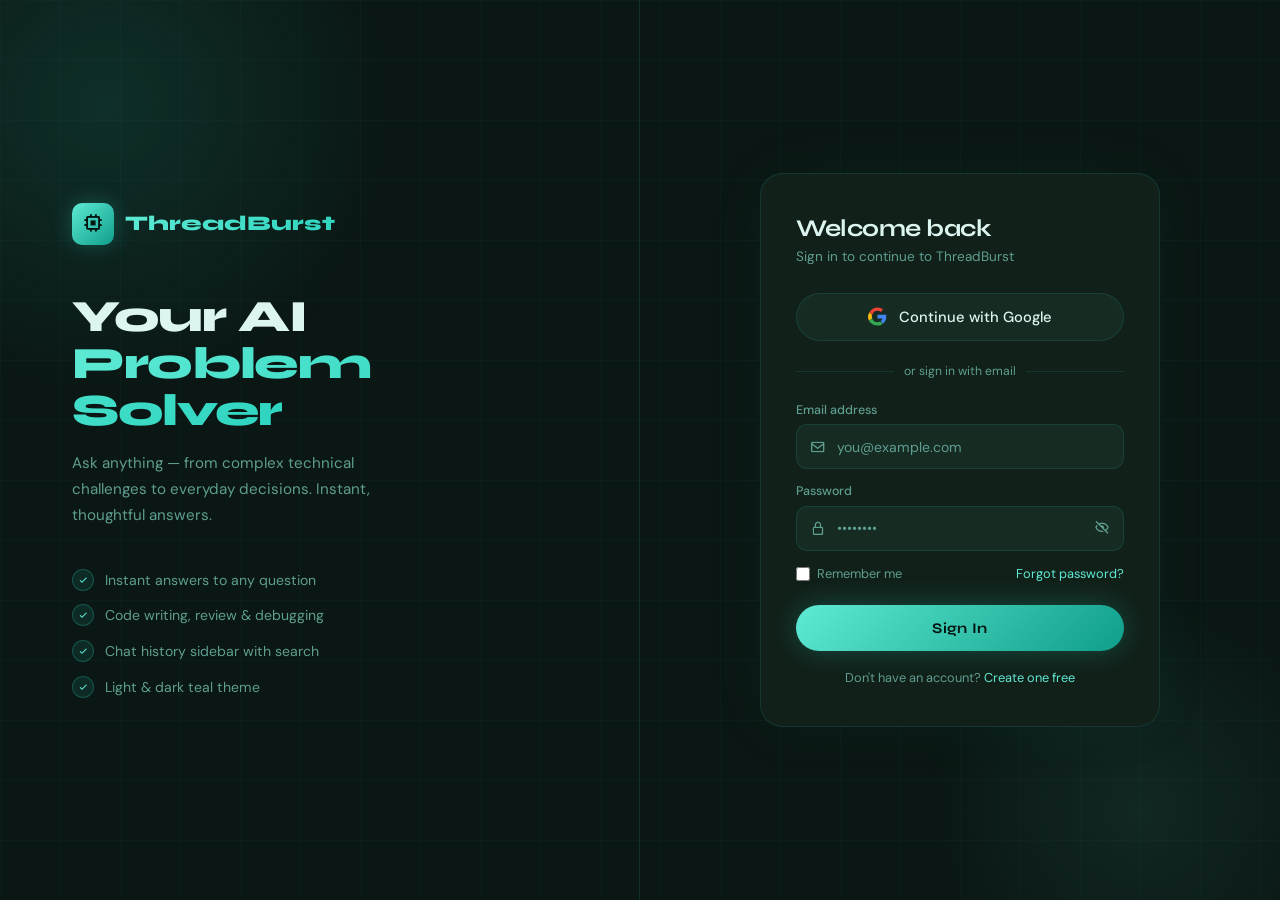
<file: index.html>
<!DOCTYPE html>
<html lang="en">
<head>
    <meta charset="UTF-8">
    <meta name="viewport" content="width=device-width, initial-scale=1.0">
    <title>ThreadBurst — AI Problem Solver</title>
    <link href="https://fonts.googleapis.com/css2?family=Syne:wght@700;800&family=DM+Sans:opsz,wght@9..40,300;9..40,400;9..40,500&display=swap" rel="stylesheet">
    <link href='https://unpkg.com/boxicons@2.1.4/css/boxicons.min.css' rel='stylesheet'>
    <style>
        *, *::before, *::after { margin: 0; padding: 0; box-sizing: border-box; }

        :root {
            --bg:       #0B1714;
            --surface:  #112019;
            --surface2: #162B22;
            --border:   rgba(45,212,191,0.12);
            --teal:     #2DD4BF;
            --teal2:    #5EEAD4;
            --teal-dim: #0F9E8A;
            --teal-soft:rgba(45,212,191,0.1);
            --text:     #DDF5F0;
            --muted:    #5E9E90;
            --font-d:   'Syne', sans-serif;
            --font-b:   'DM Sans', sans-serif;
        }

        html { scroll-behavior: smooth; }
        body {
            background: var(--bg);
            color: var(--text);
            font-family: var(--font-b);
            min-height: 100vh;
            overflow-x: hidden;
        }

        /* Grid overlay */
        body::before {
            content: ''; position: fixed; inset: 0; z-index: 0; pointer-events: none;
            background-image:
                linear-gradient(rgba(45,212,191,0.03) 1px, transparent 1px),
                linear-gradient(90deg, rgba(45,212,191,0.03) 1px, transparent 1px);
            background-size: 60px 60px;
        }

        /* Orbs */
        .orb { position: fixed; border-radius: 50%; pointer-events: none; z-index: 0; }
        .orb1 {
            width: 700px; height: 700px;
            background: radial-gradient(circle, rgba(45,212,191,0.12) 0%, transparent 65%);
            top: -220px; left: -220px;
            animation: o1 24s ease-in-out infinite alternate;
        }
        .orb2 {
            width: 500px; height: 500px;
            background: radial-gradient(circle, rgba(94,234,212,0.08) 0%, transparent 65%);
            bottom: -160px; right: -120px;
            animation: o2 30s ease-in-out infinite alternate;
        }
        @keyframes o1 { from{transform:translate(0,0)} to{transform:translate(90px,60px)} }
        @keyframes o2 { from{transform:translate(0,0)} to{transform:translate(-60px,-50px)} }

        /* Navbar */
        nav {
            position: fixed; top: 0; left: 0; right: 0; z-index: 100;
            display: flex; align-items: center; justify-content: space-between;
            padding: 1rem 2.5rem;
            background: rgba(11,23,20,0.75); backdrop-filter: blur(20px);
            border-bottom: 1px solid var(--border);
        }
        .nav-logo {
            font-family: var(--font-d); font-weight: 800; font-size: 1.2rem;
            background: linear-gradient(135deg, var(--teal2), var(--teal));
            -webkit-background-clip: text; -webkit-text-fill-color: transparent;
        }
        .nav-right { display: flex; align-items: center; gap: 0.75rem; }
        .nav-pill {
            display: flex; align-items: center; gap: 0.4rem;
            padding: 0.35rem 0.8rem;
            background: rgba(45,212,191,0.07); border: 1px solid rgba(45,212,191,0.2);
            border-radius: 100px; font-size: 0.77rem; color: var(--teal);
        }
        .nav-pill .dot {
            width: 6px; height: 6px; border-radius: 50%; background: var(--teal2);
            animation: pulse 2s infinite;
        }
        @keyframes pulse { 0%,100%{opacity:1;transform:scale(1)} 50%{opacity:.4;transform:scale(.7)} }

        .nav-user {
            display: flex; align-items: center; gap: 0.45rem;
            padding: 0.3rem 0.8rem 0.3rem 0.3rem;
            background: var(--surface2); border: 1px solid var(--border);
            border-radius: 100px; cursor: pointer; font-size: 0.82rem; color: var(--muted);
            transition: border-color 0.2s; position: relative;
        }
        .nav-user:hover { border-color: rgba(45,212,191,0.35); }
        .nav-avatar {
            width: 26px; height: 26px; border-radius: 50%;
            background: linear-gradient(135deg, var(--teal), var(--teal-dim));
            display: flex; align-items: center; justify-content: center;
            font-size: 0.65rem; color: #fff; font-weight: 700;
        }
        .nav-dropdown {
            display: none; position: absolute; top: calc(100% + 8px); right: 0;
            background: var(--surface2); border: 1px solid var(--border);
            border-radius: 0.75rem; min-width: 160px;
            box-shadow: 0 12px 36px rgba(0,0,0,0.35); z-index: 200; overflow: hidden;
        }
        .nav-user.open .nav-dropdown { display: block; }
        .dd { display: flex; align-items: center; gap: 0.5rem; padding: 0.65rem 0.9rem; font-size: 0.82rem; color: var(--text); cursor: pointer; transition: background 0.15s; }
        .dd:hover { background: rgba(45,212,191,0.07); }
        .dd i { color: var(--muted); }
        .dd.danger { color: #f87171; } .dd.danger i { color: #f87171; }
        .dd.danger:hover { background: rgba(248,113,113,0.06); }

        /* Hero */
        .hero {
            position: relative; z-index: 2; min-height: 100vh;
            display: flex; flex-direction: column; align-items: center; justify-content: center;
            text-align: center; padding: 6rem 2rem 4rem;
        }
        .badge {
            display: inline-flex; align-items: center; gap: 0.45rem;
            padding: 0.38rem 1rem;
            background: rgba(45,212,191,0.07); border: 1px solid rgba(45,212,191,0.22);
            border-radius: 100px; font-size: 0.75rem; color: var(--teal);
            letter-spacing: 0.08em; text-transform: uppercase; margin-bottom: 2rem;
            animation: up 0.7s ease both;
        }
        h1 {
            font-family: var(--font-d); font-weight: 800;
            font-size: clamp(3rem, 8vw, 6.5rem);
            line-height: 1.0; letter-spacing: -0.03em; max-width: 880px;
            animation: up 0.7s 0.1s ease both;
        }
        h1 .l1 { color: var(--text); display: block; }
        h1 .l2 {
            display: block;
            background: linear-gradient(135deg, var(--teal2) 10%, var(--teal) 55%, #99F6E4 100%);
            -webkit-background-clip: text; -webkit-text-fill-color: transparent;
        }
        .sub {
            margin-top: 1.75rem; max-width: 520px; font-size: 1rem;
            color: var(--muted); line-height: 1.75; font-weight: 300;
            animation: up 0.7s 0.18s ease both;
        }
        .actions {
            display: flex; align-items: center; gap: 1rem; margin-top: 2.5rem;
            flex-wrap: wrap; justify-content: center;
            animation: up 0.7s 0.25s ease both;
        }
        .btn-main {
            display: inline-flex; align-items: center; gap: 0.6rem;
            padding: 0.9rem 2rem;
            background: linear-gradient(135deg, var(--teal2), var(--teal-dim));
            color: #041410; font-family: var(--font-d); font-weight: 700; font-size: 0.95rem;
            border: none; border-radius: 100px; cursor: pointer; text-decoration: none;
            transition: transform 0.2s, box-shadow 0.2s;
            box-shadow: 0 0 36px rgba(45,212,191,0.28);
        }
        .btn-main:hover { transform: translateY(-2px) scale(1.02); box-shadow: 0 8px 50px rgba(45,212,191,0.45); }
        .btn-ghost {
            display: inline-flex; align-items: center; gap: 0.5rem;
            padding: 0.9rem 1.75rem; background: transparent; color: var(--muted);
            font-size: 0.9rem; border: 1px solid var(--border); border-radius: 100px;
            cursor: pointer; text-decoration: none; transition: border-color 0.2s, color 0.2s;
        }
        .btn-ghost:hover { border-color: rgba(45,212,191,0.35); color: var(--text); }

        /* Stats strip */
        .stats {
            display: flex; gap: 2.5rem; margin-top: 3.5rem; flex-wrap: wrap; justify-content: center;
            animation: up 0.7s 0.35s ease both;
        }
        .stat { text-align: center; }
        .stat__num {
            font-family: var(--font-d); font-size: 1.8rem; font-weight: 800;
            background: linear-gradient(135deg, var(--teal2), var(--teal));
            -webkit-background-clip: text; -webkit-text-fill-color: transparent;
        }
        .stat__label { font-size: 0.78rem; color: var(--muted); margin-top: 0.15rem; }

        /* Features */
        .features {
            position: relative; z-index: 2; padding: 5rem 2rem; max-width: 1100px; margin: 0 auto;
        }
        .section-label {
            text-align: center; font-size: 0.75rem; letter-spacing: 0.1em;
            text-transform: uppercase; color: var(--muted); margin-bottom: 2.75rem;
        }
        .grid { display: grid; grid-template-columns: repeat(auto-fit, minmax(280px, 1fr)); gap: 1.15rem; }
        .fcard {
            background: var(--surface); border: 1px solid var(--border);
            border-radius: 1.15rem; padding: 1.75rem;
            transition: border-color 0.3s, transform 0.3s; position: relative; overflow: hidden;
        }
        .fcard::after {
            content: ''; position: absolute; inset: 0;
            background: linear-gradient(135deg, rgba(45,212,191,0.04), transparent 55%);
            opacity: 0; transition: opacity 0.3s;
        }
        .fcard:hover { border-color: rgba(45,212,191,0.3); transform: translateY(-4px); }
        .fcard:hover::after { opacity: 1; }
        .fcard-icon {
            width: 42px; height: 42px; border-radius: 10px;
            background: rgba(45,212,191,0.1);
            display: flex; align-items: center; justify-content: center;
            font-size: 1.2rem; color: var(--teal); margin-bottom: 1.1rem;
        }
        .fcard-icon.v2 { background: rgba(94,234,212,0.1); color: var(--teal2); }
        .fcard-icon.v3 { background: rgba(153,246,228,0.08); color: #99F6E4; }
        .fcard h3 { font-family: var(--font-d); font-weight: 700; font-size: 1rem; margin-bottom: 0.45rem; }
        .fcard p  { font-size: 0.86rem; color: var(--muted); line-height: 1.65; }

        /* CTA */
        .cta { position: relative; z-index: 2; margin: 2rem auto 5rem; max-width: 800px; padding: 0 2rem; }
        .cta-inner {
            background: var(--surface); border: 1px solid rgba(45,212,191,0.2);
            border-radius: 1.5rem; padding: 2.5rem 2.75rem;
            display: flex; align-items: center; justify-content: space-between; gap: 2rem;
            position: relative; overflow: hidden;
        }
        .cta-inner::before {
            content: ''; position: absolute; width: 350px; height: 350px; border-radius: 50%;
            background: radial-gradient(circle, rgba(45,212,191,0.08), transparent 70%);
            top: -100px; right: -80px; pointer-events: none;
        }
        .cta-inner h2 {
            font-family: var(--font-d); font-weight: 800; font-size: 1.6rem;
            letter-spacing: -0.02em; margin-bottom: 0.3rem;
        }
        .cta-inner p { color: var(--muted); font-size: 0.9rem; }

        /* Footer */
        footer {
            position: relative; z-index: 2; border-top: 1px solid var(--border);
            padding: 1.5rem 2.5rem; display: flex; align-items: center; justify-content: space-between;
            font-size: 0.78rem; color: var(--muted);
        }

        @keyframes up { from{opacity:0;transform:translateY(20px)} to{opacity:1;transform:translateY(0)} }

        @media(max-width: 640px) {
            nav { padding: 0.75rem 1rem; }
            .nav-pill { display: none; }
            .nav-user span#userNameEl { display: none; }
            .hero { padding: 5rem 1.25rem 3rem; }
            h1 { font-size: clamp(2.2rem, 11vw, 3rem); }
            .sub { font-size: 0.9rem; }
            .actions { gap: 0.75rem; }
            .btn-main, .btn-ghost { padding: 0.8rem 1.4rem; font-size: 0.88rem; }
            .cta-inner { flex-direction: column; text-align: center; padding: 1.75rem 1.25rem; }
            .cta-inner h2 { font-size: 1.3rem; }
            footer { flex-direction: column; gap: 0.5rem; text-align: center; padding: 1.25rem 1rem; }
            .stats { gap: 1.25rem; }
            .stat__num { font-size: 1.4rem; }
            .features { padding: 3rem 1.25rem; }
        }
    </style>
</head>
<body>

<div class="orb orb1"></div>
<div class="orb orb2"></div>

<nav>
    <div class="nav-logo">ThreadBurst</div>
    <div class="nav-right">
        <div class="nav-pill"><span class="dot"></span>AI Online</div>
        <div class="nav-user" id="userChip">
            <div class="nav-avatar" id="avatarEl">U</div>
            <span id="userNameEl">User</span>
            <i class='bx bx-chevron-down' style="font-size:.9rem;color:var(--muted)"></i>
            <div class="nav-dropdown">
                <div class="dd" onclick="window.location.href='chat.html'"><i class='bx bx-chat'></i>Open Chat</div>
                <div class="dd danger" id="signOutBtn"><i class='bx bx-log-out'></i>Sign out</div>
            </div>
        </div>
    </div>
</nav>

<section class="hero">
    <div class="badge"><i class='bx bx-chip'></i>Powered by Gemini AI</div>
    <h1>
        <span class="l1">Think it.</span>
        <span class="l2">Solve it.</span>
    </h1>
    <p class="sub">Your intelligent problem-solving partner. Ask anything — code, strategy, research, or creativity. Instant, thoughtful answers.</p>
    <div class="actions">
        <a href="chat.html" class="btn-main"><i class='bx bx-message-square-dots'></i>Start Chatting</a>
        <a href="#features" class="btn-ghost"><i class='bx bx-info-circle'></i>How it works</a>
    </div>
    <div class="stats">
        <div class="stat"><div class="stat__num">∞</div><div class="stat__label">Questions answered</div></div>
        <div class="stat"><div class="stat__num">0ms</div><div class="stat__label">Sign-up required</div></div>
        <div class="stat"><div class="stat__num">100%</div><div class="stat__label">Private &amp; local</div></div>
    </div>
</section>

<section class="features" id="features">
    <p class="section-label">What you can do</p>
    <div class="grid">
        <div class="fcard">
            <div class="fcard-icon"><i class='bx bx-brain'></i></div>
            <h3>Deep Problem Solving</h3>
            <p>Structured reasoning and actionable insights — not vague answers. Break down any challenge step by step.</p>
        </div>
        <div class="fcard">
            <div class="fcard-icon v2"><i class='bx bx-code-alt'></i></div>
            <h3>Code &amp; Debug</h3>
            <p>Write, review, and debug across any language. Syntax-highlighted responses that actually explain the why.</p>
        </div>
        <div class="fcard">
            <div class="fcard-icon v3"><i class='bx bx-history'></i></div>
            <h3>Chat History Panel</h3>
            <p>Every conversation is saved. Browse, search, and resume past chats from the sidebar anytime.</p>
        </div>
    </div>
</section>

<div class="cta">
    <div class="cta-inner">
        <div>
            <h2>Ready to get unstuck?</h2>
            <p>No waiting. No fluff. Just sharp answers.</p>
        </div>
        <a href="chat.html" class="btn-main"><i class='bx bxs-zap'></i>Launch Chat</a>
    </div>
</div>

<footer>
    <span>© 2026 ThreadBurst · powered by VG Enterprises</span>
    <span>Teal · Private · No tracking</span>
</footer>

<script>
    const user = JSON.parse(sessionStorage.getItem('nm_user') || 'null');
    if (!user) window.location.replace('login.html');
    document.getElementById('avatarEl').textContent   = (user?.name || 'U')[0].toUpperCase();
    document.getElementById('userNameEl').textContent = (user?.name || 'User').split(' ')[0];
    const chip = document.getElementById('userChip');
    chip.addEventListener('click', e => { chip.classList.toggle('open'); e.stopPropagation(); });
    document.addEventListener('click', () => chip.classList.remove('open'));
    document.getElementById('signOutBtn').addEventListener('click', () => {
        sessionStorage.removeItem('nm_user');
        window.location.href = 'login.html';
    });
</script>
</body>
</html>
</file>
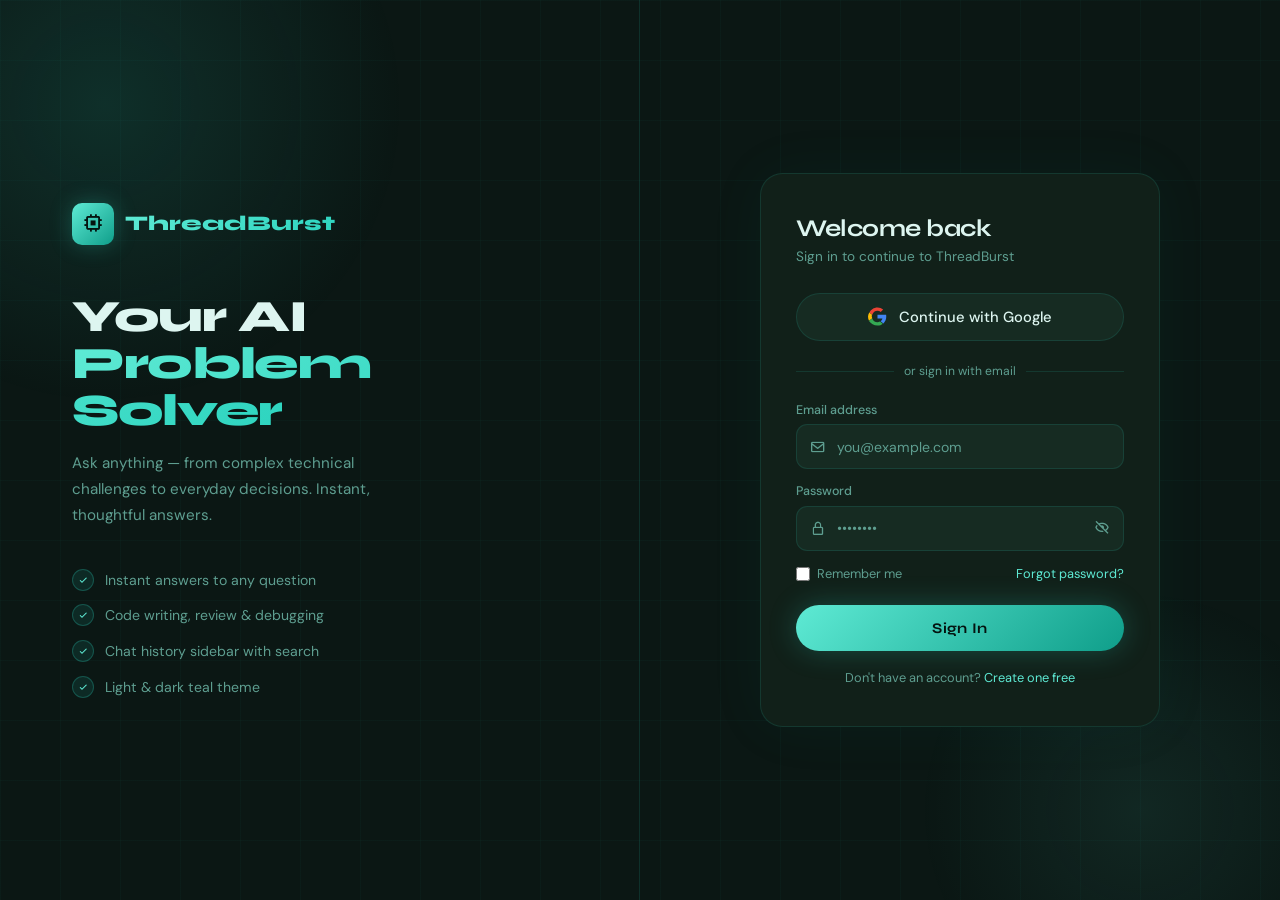
<file: login.html>
<!DOCTYPE html>
<html lang="en">
<head>
    <meta charset="UTF-8">
    <meta name="viewport" content="width=device-width, initial-scale=1.0">
    <title>ThreadBurst — Sign In</title>
    <link href="https://fonts.googleapis.com/css2?family=Syne:wght@700;800&family=DM+Sans:opsz,wght@9..40,300;9..40,400;9..40,500&display=swap" rel="stylesheet">
    <link href='https://unpkg.com/boxicons@2.1.4/css/boxicons.min.css' rel='stylesheet'>
    <style>
        *, *::before, *::after { margin: 0; padding: 0; box-sizing: border-box; }
        :root {
            --bg:       #0B1714; --surface: #112019; --surface2: #162B22;
            --border:   rgba(45,212,191,0.13);
            --teal:     #2DD4BF; --teal2: #5EEAD4; --teal-dim: #0F9E8A;
            --teal-soft:rgba(45,212,191,0.1); --teal-bdr:rgba(45,212,191,0.25);
            --text:     #DDF5F0; --muted: #5E9E90;
            --font-d:   'Syne', sans-serif; --font-b: 'DM Sans', sans-serif;
        }
        body {
            background: var(--bg); color: var(--text); font-family: var(--font-b);
            min-height: 100vh; display: flex; align-items: center; justify-content: center; overflow: hidden;
        }
        body::before {
            content: ''; position: fixed; inset: 0; z-index: 0; pointer-events: none;
            background-image: linear-gradient(rgba(45,212,191,0.03) 1px, transparent 1px), linear-gradient(90deg, rgba(45,212,191,0.03) 1px, transparent 1px);
            background-size: 60px 60px;
        }
        .orb { position: fixed; border-radius: 50%; pointer-events: none; z-index: 0; }
        .orb1 { width: 650px; height: 650px; background: radial-gradient(circle, rgba(45,212,191,0.13) 0%, transparent 65%); top: -220px; left: -220px; animation: o1 22s ease-in-out infinite alternate; }
        .orb2 { width: 480px; height: 480px; background: radial-gradient(circle, rgba(94,234,212,0.08) 0%, transparent 65%); bottom: -150px; right: -100px; animation: o2 28s ease-in-out infinite alternate; }
        @keyframes o1 { from{transform:translate(0,0)} to{transform:translate(80px,55px)} }
        @keyframes o2 { from{transform:translate(0,0)} to{transform:translate(-60px,-45px)} }

        .page { position: relative; z-index: 2; display: grid; grid-template-columns: 1fr 1fr; width: 100%; min-height: 100vh; }

        /* Left */
        .left { display: flex; flex-direction: column; justify-content: center; padding: 4rem 4.5rem; border-right: 1px solid var(--border); }
        .logo { display: flex; align-items: center; gap: 0.7rem; margin-bottom: 3rem; }
        .logo-icon { width: 42px; height: 42px; border-radius: 10px; background: linear-gradient(135deg, var(--teal2), var(--teal-dim)); display: flex; align-items: center; justify-content: center; font-size: 1.3rem; color: #041410; box-shadow: 0 0 22px rgba(45,212,191,0.28); }
        .logo-name { font-family: var(--font-d); font-weight: 800; font-size: 1.3rem; background: linear-gradient(135deg, var(--teal2), var(--teal)); -webkit-background-clip: text; -webkit-text-fill-color: transparent; }
        .left h1 { font-family: var(--font-d); font-weight: 800; font-size: clamp(2rem, 3.5vw, 3rem); line-height: 1.05; letter-spacing: -0.03em; margin-bottom: 1.1rem; }
        .left h1 span { background: linear-gradient(135deg, var(--teal2), var(--teal)); -webkit-background-clip: text; -webkit-text-fill-color: transparent; }
        .left p { color: var(--muted); font-size: 0.95rem; line-height: 1.7; max-width: 360px; margin-bottom: 2.5rem; }
        .feat-list { list-style: none; display: flex; flex-direction: column; gap: 0.85rem; }
        .feat-list li { display: flex; align-items: center; gap: 0.7rem; font-size: 0.88rem; color: var(--muted); }
        .chk { width: 22px; height: 22px; flex-shrink: 0; border-radius: 50%; background: var(--teal-soft); border: 1px solid var(--teal-bdr); display: flex; align-items: center; justify-content: center; color: var(--teal2); font-size: 0.75rem; }

        /* Right */
        .right { display: flex; align-items: center; justify-content: center; padding: 2rem; }
        .card { background: var(--surface); border: 1px solid var(--border); border-radius: 1.4rem; padding: 2.5rem 2.2rem; width: 100%; max-width: 400px; box-shadow: 0 0 60px rgba(13,148,136,0.06); animation: cardIn 0.55s ease both; }
        @keyframes cardIn { from{opacity:0;transform:translateY(18px)} to{opacity:1;transform:translateY(0)} }
        .card-title { font-family: var(--font-d); font-weight: 700; font-size: 1.5rem; letter-spacing: -0.02em; margin-bottom: 0.3rem; }
        .card-sub { color: var(--muted); font-size: 0.85rem; margin-bottom: 1.75rem; }

        .btn-google { width: 100%; display: flex; align-items: center; justify-content: center; gap: 0.75rem; padding: 0.82rem 1.5rem; background: var(--surface2); border: 1px solid var(--border); border-radius: 100px; color: var(--text); font-family: var(--font-b); font-size: 0.92rem; font-weight: 500; cursor: pointer; transition: border-color 0.2s, background 0.2s, transform 0.15s; margin-bottom: 1.4rem; }
        .btn-google:hover { border-color: rgba(45,212,191,0.3); background: #1B302A; transform: translateY(-1px); }
        .btn-google:active { transform: none; }
        .btn-google svg { width: 19px; height: 19px; flex-shrink: 0; }

        .divider { display: flex; align-items: center; gap: 0.65rem; margin-bottom: 1.4rem; }
        .divider::before, .divider::after { content: ''; flex: 1; height: 1px; background: var(--border); }
        .divider span { color: var(--muted); font-size: 0.76rem; white-space: nowrap; }

        .field { margin-bottom: 0.9rem; }
        .field label { display: block; font-size: 0.78rem; font-weight: 500; color: var(--muted); margin-bottom: 0.4rem; }
        .field-wrap { position: relative; }
        .field-wrap .fi { position: absolute; left: 0.85rem; top: 50%; transform: translateY(-50%); font-size: 1rem; color: var(--muted); pointer-events: none; }
        .field-wrap input { width: 100%; padding: 0.78rem 1rem 0.78rem 2.5rem; background: var(--surface2); border: 1px solid var(--border); border-radius: 0.7rem; color: var(--text); font-size: 0.88rem; font-family: var(--font-b); transition: border-color 0.2s, background 0.2s; }
        .field-wrap input::placeholder { color: var(--muted); }
        .field-wrap input:focus { outline: none; border-color: var(--teal-bdr); background: #132520; }
        .pw-toggle { position: absolute; right: 0.85rem; top: 50%; transform: translateY(-50%); background: none; border: none; color: var(--muted); cursor: pointer; font-size: 1rem; transition: color 0.2s; }
        .pw-toggle:hover { color: var(--teal); }

        .row { display: flex; align-items: center; justify-content: space-between; margin-bottom: 1.4rem; }
        .chk-wrap { display: flex; align-items: center; gap: 0.45rem; font-size: 0.8rem; color: var(--muted); cursor: pointer; }
        .chk-wrap input[type="checkbox"] { accent-color: var(--teal); width: 14px; height: 14px; cursor: pointer; }
        .link { font-size: 0.8rem; color: var(--teal2); text-decoration: none; transition: color 0.2s; }
        .link:hover { color: var(--teal); }

        .error-box { display: none; font-size: 0.78rem; color: #fca5a5; margin-top: -0.4rem; margin-bottom: 0.9rem; padding: 0.55rem 0.8rem; background: rgba(248,113,113,0.07); border: 1px solid rgba(248,113,113,0.18); border-radius: 0.5rem; }
        .error-box.show { display: flex; align-items: center; gap: 0.45rem; }

        .btn-signin { width: 100%; padding: 0.88rem; background: linear-gradient(135deg, var(--teal2), var(--teal-dim)); border: none; border-radius: 100px; color: #041410; font-family: var(--font-d); font-size: 0.92rem; font-weight: 700; letter-spacing: 0.02em; cursor: pointer; transition: transform 0.2s, box-shadow 0.2s; box-shadow: 0 0 28px rgba(45,212,191,0.25); margin-bottom: 1.15rem; }
        .btn-signin:hover { transform: translateY(-2px); box-shadow: 0 6px 44px rgba(45,212,191,0.42); }
        .btn-signin:active { transform: none; }
        .btn-signin.loading { pointer-events: none; opacity: 0.8; }
        .btn-signin.loading::after { content: ''; display: inline-block; width: 13px; height: 13px; border: 2px solid rgba(4,20,16,0.3); border-top-color: #041410; border-radius: 50%; animation: spin 0.7s linear infinite; margin-left: 0.5rem; vertical-align: middle; }
        @keyframes spin { to { transform: rotate(360deg); } }

        .card-footer { text-align: center; font-size: 0.8rem; color: var(--muted); }
        .card-footer a { color: var(--teal2); text-decoration: none; }
        .card-footer a:hover { color: var(--teal); }

        @media (max-width: 760px) {
            .page { grid-template-columns: 1fr; }
            .left  { display: none; }
            .right { padding: 2rem 1.25rem; align-items: flex-start; padding-top: 4.5rem; }
            .card  { max-width: 100%; }
        }
        @media (max-width: 400px) {
            .right { padding: 1rem 0.75rem; padding-top: 3.5rem; }
            .card  { padding: 2rem 1.25rem; border-radius: 1rem; }
            .card-title { font-size: 1.25rem; }
        }
    </style>
</head>
<body>
<div class="orb orb1"></div>
<div class="orb orb2"></div>

<div class="page">
    <aside class="left">
        <div class="logo">
            <div class="logo-icon"><i class='bx bx-chip'></i></div>
            <span class="logo-name">ThreadBurst</span>
        </div>
        <h1>Your AI<br><span>Problem Solver</span></h1>
        <p>Ask anything — from complex technical challenges to everyday decisions. Instant, thoughtful answers.</p>
        <ul class="feat-list">
            <li><span class="chk"><i class='bx bx-check'></i></span>Instant answers to any question</li>
            <li><span class="chk"><i class='bx bx-check'></i></span>Code writing, review &amp; debugging</li>
            <li><span class="chk"><i class='bx bx-check'></i></span>Chat history sidebar with search</li>
            <li><span class="chk"><i class='bx bx-check'></i></span>Light &amp; dark teal theme</li>
        </ul>
    </aside>

    <main class="right">
        <div class="card">
            <h2 class="card-title">Welcome back</h2>
            <p class="card-sub">Sign in to continue to ThreadBurst</p>

            <button class="btn-google" id="googleBtn">
                <svg viewBox="0 0 48 48" xmlns="http://www.w3.org/2000/svg">
                    <path fill="#EA4335" d="M24 9.5c3.14 0 5.95 1.08 8.17 2.85l6.1-6.1C34.36 3.1 29.45 1 24 1 14.82 1 7.07 6.48 3.68 14.18l7.1 5.52C12.43 13.56 17.76 9.5 24 9.5z"/>
                    <path fill="#4285F4" d="M46.14 24.55c0-1.64-.15-3.22-.42-4.73H24v8.96h12.44c-.54 2.9-2.18 5.36-4.64 7.01l7.18 5.58C43.1 37.37 46.14 31.42 46.14 24.55z"/>
                    <path fill="#FBBC05" d="M10.78 28.3A14.56 14.56 0 0 1 9.5 24c0-1.49.26-2.93.72-4.3l-7.1-5.52A23.93 23.93 0 0 0 0 24c0 3.86.93 7.5 2.57 10.71l8.21-6.41z"/>
                    <path fill="#34A853" d="M24 47c5.45 0 10.02-1.8 13.36-4.89l-7.18-5.58c-1.98 1.33-4.52 2.12-6.18 2.12-6.22 0-11.49-4.2-13.38-9.88l-8.21 6.41C7.14 41.58 14.85 47 24 47z"/>
                </svg>
                Continue with Google
            </button>

            <div class="divider"><span>or sign in with email</span></div>

            <form id="loginForm" novalidate>
                <div class="field">
                    <label for="email">Email address</label>
                    <div class="field-wrap">
                        <i class='bx bx-envelope fi'></i>
                        <input type="email" id="email" placeholder="you@example.com" autocomplete="email">
                    </div>
                </div>
                <div class="field">
                    <label for="password">Password</label>
                    <div class="field-wrap">
                        <i class='bx bx-lock-alt fi'></i>
                        <input type="password" id="password" placeholder="••••••••" autocomplete="current-password">
                        <button type="button" class="pw-toggle" id="pwToggle"><i class='bx bx-hide' id="pwIcon"></i></button>
                    </div>
                </div>
                <div class="error-box" id="errorBox"><i class='bx bx-error-circle'></i><span id="errorTxt">Invalid credentials.</span></div>
                <div class="row">
                    <label class="chk-wrap"><input type="checkbox" id="remember"> Remember me</label>
                    <a href="#" class="link">Forgot password?</a>
                </div>
                <button type="submit" class="btn-signin" id="signinBtn">Sign In</button>
            </form>
            <p class="card-footer">Don't have an account? <a href="#">Create one free</a></p>
        </div>
    </main>
</div>

<script>
    document.getElementById('pwToggle').addEventListener('click', () => {
        const inp = document.getElementById('password'), ico = document.getElementById('pwIcon');
        const h = inp.type === 'password';
        inp.type = h ? 'text' : 'password';
        ico.className = h ? 'bx bx-show' : 'bx bx-hide';
    });

    document.getElementById('loginForm').addEventListener('submit', e => {
        e.preventDefault();
        const email = document.getElementById('email').value.trim();
        const pw    = document.getElementById('password').value;
        const err   = document.getElementById('errorBox');
        const btn   = document.getElementById('signinBtn');
        err.classList.remove('show');
        if (!email || !pw) {
            document.getElementById('errorTxt').textContent = 'Please enter both email and password.';
            err.classList.add('show'); return;
        }
        btn.textContent = 'Signing in';
        btn.classList.add('loading');
        setTimeout(() => {
            const name = email.split('@')[0].replace(/[._]/g,' ').replace(/\b\w/g,c=>c.toUpperCase());
            sessionStorage.setItem('nm_user', JSON.stringify({ email, name, avatar: null }));
            window.location.href = 'index.html';
        }, 1100);
    });

    document.getElementById('googleBtn').addEventListener('click', function () {
        this.disabled = true;
        this.innerHTML = `<svg viewBox="0 0 48 48" width="19" height="19" xmlns="http://www.w3.org/2000/svg"><path fill="#EA4335" d="M24 9.5c3.14 0 5.95 1.08 8.17 2.85l6.1-6.1C34.36 3.1 29.45 1 24 1 14.82 1 7.07 6.48 3.68 14.18l7.1 5.52C12.43 13.56 17.76 9.5 24 9.5z"/><path fill="#4285F4" d="M46.14 24.55c0-1.64-.15-3.22-.42-4.73H24v8.96h12.44c-.54 2.9-2.18 5.36-4.64 7.01l7.18 5.58C43.1 37.37 46.14 31.42 46.14 24.55z"/><path fill="#FBBC05" d="M10.78 28.3A14.56 14.56 0 0 1 9.5 24c0-1.49.26-2.93.72-4.3l-7.1-5.52A23.93 23.93 0 0 0 0 24c0 3.86.93 7.5 2.57 10.71l8.21-6.41z"/><path fill="#34A853" d="M24 47c5.45 0 10.02-1.8 13.36-4.89l-7.18-5.58c-1.98 1.33-4.52 2.12-6.18 2.12-6.22 0-11.49-4.2-13.38-9.88l-8.21 6.41C7.14 41.58 14.85 47 24 47z"/></svg> Connecting…`;
        setTimeout(() => {
            sessionStorage.setItem('nm_user', JSON.stringify({ email: 'demo@gmail.com', name: 'Demo User', avatar: null }));
            window.location.href = 'index.html';
        }, 1300);
    });
</script>
</body>
</html>
</file>
